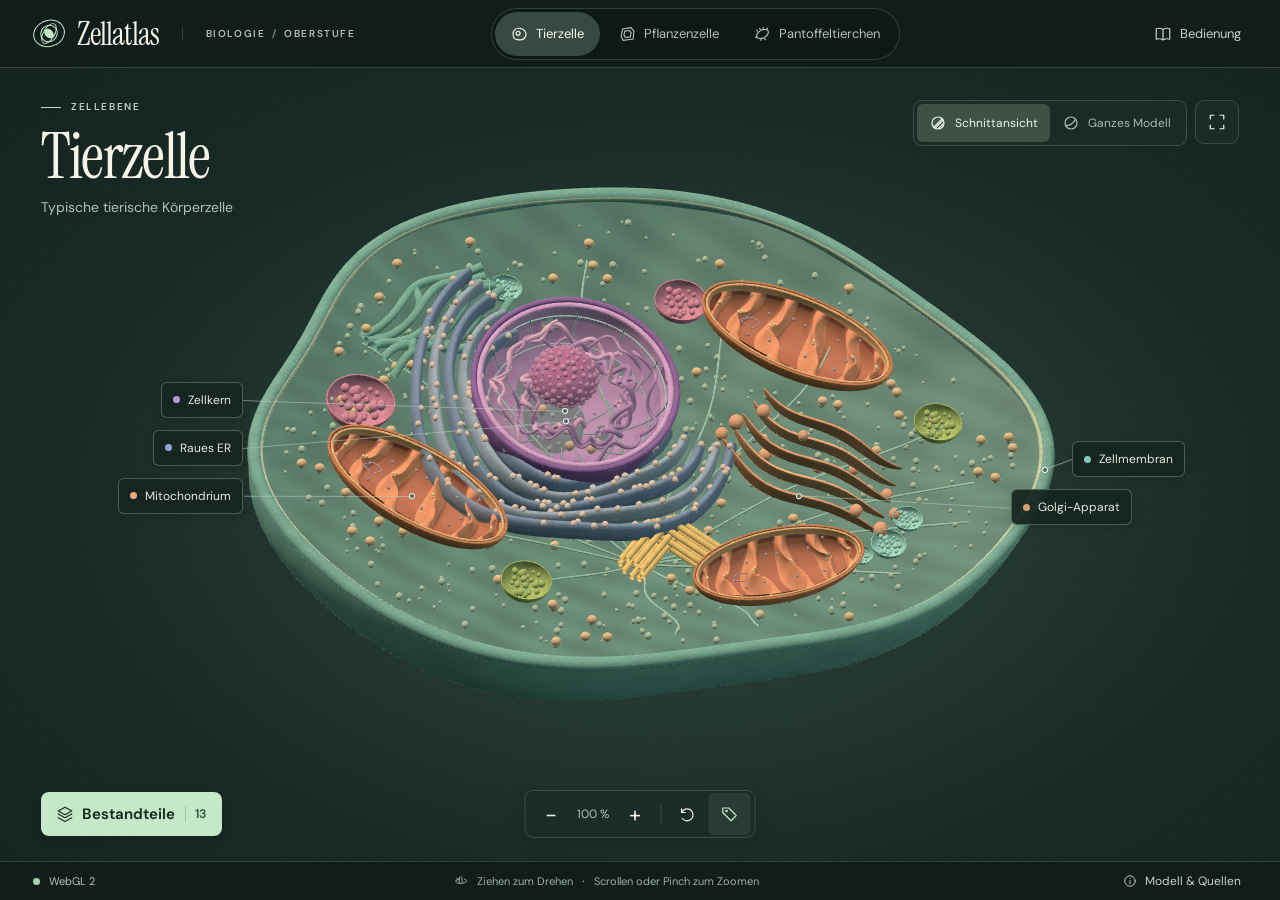
<file: index.html>
<!doctype html>
<html lang="de">
<head>
<meta charset="utf-8"><meta name="viewport" content="width=device-width,initial-scale=1,viewport-fit=cover">
<meta name="theme-color" content="#142321"><link rel="icon" href="data:,"><title>Zellatlas · Interaktives Zellmodell</title>
<link rel="stylesheet" href="style.css">
</head>
<body>
<header>
  <div class="brand"><span class="logo" aria-hidden="true"><i></i></span>Zellatlas</div>
  <span class="subject">Biologie <b> / </b> Oberstufe</span>
  <nav class="species" aria-label="Zelltyp wählen">
    <button data-cell="animal" aria-pressed="true"><i data-icon="animal"></i>Tierzelle</button>
    <button data-cell="plant" aria-pressed="false"><i data-icon="plant"></i>Pflanzenzelle</button>
    <button data-cell="ciliate" aria-pressed="false"><i data-icon="ciliate"></i>Pantoffeltierchen</button>
  </nav>
  <button class="quiet handbook" id="help"><i data-icon="book"></i><span>Bedienung</span></button>
</header>
<main>
  <section id="stage" aria-label="Modellansicht">
    <canvas tabindex="0" id="scene" aria-label="3D-Modell. Pfeiltasten drehen, Plus und Minus zoomen. Strukturen sind auch in der Liste auswählbar."></canvas>
    <div id="fallback" hidden></div>
    <div class="intro">
      <nav id="crumbs" aria-label="Betrachtungsebene"></nav>
      <h1 id="title">Tierzelle</h1><p id="subtitle">Typische tierische Körperzelle</p>
    </div>
    <div class="view-controls">
      <div class="segment" aria-label="Darstellung"><button id="cut" aria-pressed="true"><i data-icon="section"></i>Schnittansicht</button><button id="whole" aria-pressed="false"><i data-icon="whole"></i>Ganzes Modell</button></div>
      <button class="square" id="full" aria-label="Vollbild" title="Vollbild"><i data-icon="full"></i></button>
    </div>
    <div id="labels"></div>
    <div class="bottom">
      <button id="catalog" class="primary"><i data-icon="layers"></i><span>Bestandteile</span><small id="count"></small></button>
      <div class="tools">
        <button id="minus" aria-label="Verkleinern" title="Verkleinern">−</button><output id="magnification">100 %</output><button id="plus" aria-label="Vergrößern" title="Vergrößern">+</button>
        <span class="rule"></span><button class="tool-icon" id="reset" aria-label="Ansicht zurücksetzen" title="Ansicht zurücksetzen"><i data-icon="reset"></i></button><button class="tool-icon" id="names" aria-label="Beschriftungen" aria-pressed="true" title="Beschriftungen"><i data-icon="tag"></i></button>
      </div>
    </div>
  </section>
  <aside id="drawer" hidden aria-label="Modellinformationen">
    <div class="drawer-top"><span id="sectionName"></span><button class="square" id="close" aria-label="Schließen"><i data-icon="close"></i></button></div>
    <div id="content"></div>
  </aside>
</main>
<footer><span class="engine"><b></b><span id="status">3D-Modell</span></span><span class="gesture"><i data-icon="rotate"></i> Ziehen zum Drehen <b>·</b> Scrollen oder Pinch zum Zoomen</span><button id="sources"><i data-icon="info"></i> Modell &amp; Quellen</button></footer>
<script src="vendor/three.min.js"></script><script src="biology.js"></script><script src="models.js"></script><script src="fallback.js"></script><script src="view.js"></script><script src="app.js"></script>
</body></html>
</file>
<file: style.css>
@font-face {
  font-family: DM Sans;
  src: url(vendor/dmsans.woff2);
}
@font-face {
  font-family: Instrument Serif;
  src: url(vendor/instrument.woff2);
}
:root {
  color-scheme: dark;
  --bg: #142321;
  --ink: #f5f4e9;
  --muted: #b1c1ba;
  --mint: #c4e8c8;
  --line: #ffffff28;
  --panel: #202f2c;
  font:
    15px 'DM Sans',
    Arial,
    sans-serif;
  color: var(--ink);
  background: #101d1b;
}
* {
  box-sizing: border-box;
}
body {
  margin: 0;
  display: flex;
  height: 100vh;
  height: 100dvh;
  flex-direction: column;
}
button,
summary,
input {
  font: inherit;
}
button {
  color: inherit;
  border: 0;
  background: none;
  cursor: pointer;
  touch-action: manipulation;
}
button:focus-visible,
summary:focus-visible,
a:focus-visible,
canvas:focus-visible {
  outline: 2px solid #e3c784;
  outline-offset: -2px;
}
button:hover {
  background: #ffffff13;
}
button:disabled {
  opacity: 0.5;
  cursor: default;
}
button i,
footer i {
  display: inline-flex;
  align-items: center;
}
svg.icon {
  width: 18px;
  height: 18px;
  stroke: currentColor;
  stroke-width: 1.6;
  fill: none;
  stroke-linecap: round;
  stroke-linejoin: round;
}
[hidden] {
  display: none !important;
}
header {
  min-height: 68px;
  display: flex;
  align-items: center;
  padding: 0 2.6%;
  gap: 23px;
  border-bottom: 1px solid var(--line);
  z-index: 2;
}
.brand {
  display: flex;
  align-items: center;
  gap: 12px;
  font:
    32px/1 'Instrument Serif',
    Georgia,
    serif;
  letter-spacing: -0.03em;
}
.logo {
  width: 32px;
  height: 27px;
  border: 1.4px solid var(--mint);
  border-radius: 48% 52% 47% 54%;
  transform: rotate(-27deg);
  position: relative;
}
.logo:before,
.logo:after,
.logo i {
  content: '';
  position: absolute;
  inset: 4px 6px;
  border: 1px solid var(--mint);
  border-radius: 50%;
  transform: rotate(-16deg);
}
.logo:after {
  inset: 7px 11px;
  background: var(--mint);
}
.logo i {
  inset: 1px 9px;
  transform: rotate(58deg);
}
.subject,
.drawer-top > span,
#crumbs {
  font:
    600 10px/1.4 'DM Sans',
    sans-serif;
  text-transform: uppercase;
  letter-spacing: 0.16em;
}
.subject {
  border-left: 1px solid var(--line);
  padding-left: 23px;
  color: var(--muted);
}
.subject b {
  margin: 0 3px;
  color: #75877f;
}
.species {
  display: flex;
  align-items: center;
  margin: auto;
  gap: 3px;
  background: #0d1917;
  border: 1px solid var(--line);
  border-radius: 30px;
  padding: 3px;
}
.species button,
.segment button,
.quiet,
.square,
.primary,
#sources,
.go,
.rowname,
.eyebtn,
.all,
.linkbtn {
  display: inline-flex;
  align-items: center;
  justify-content: center;
  gap: 8px;
  min-height: 44px;
}
.species button {
  padding: 0 16px;
  border-radius: 23px;
  font-size: 13px;
  color: var(--muted);
}
.species button[aria-pressed='true'] {
  background: #374942;
  color: #f4f6e9;
}
.species i svg {
  width: 17px;
}
.quiet,
#sources {
  font-size: 13px;
  color: #c6d1c9;
}
.handbook {
  margin-left: auto;
}
main {
  position: relative;
  flex: 1;
  min-height: 0;
  display: flex;
}
#stage {
  position: relative;
  flex: 1;
  min-width: 0;
  overflow: hidden;
  isolation: isolate;
  background: radial-gradient(ellipse at 52% 54%, #314740 0, #263a34 29%, #192a26 64%, #14231f 100%);
}
#stage:before {
  content: '';
  position: absolute;
  inset: 0;
  pointer-events: none;
  background-image: radial-gradient(#b8d2bf27 0.7px, transparent 0.85px);
  background-size: 19px 19px;
  mask-image: linear-gradient(to right, #000, transparent 45%, #000);
}
#scene {
  display: block;
  width: 100%;
  height: 100%;
  position: absolute;
  inset: 0;
  cursor: grab;
  touch-action: none;
}
#scene:active {
  cursor: grabbing;
}
.intro,
.view-controls,
.bottom,
#labels {
  position: absolute;
  z-index: 1;
}
.intro {
  top: clamp(22px, 3.6vh, 44px);
  left: 3.2%;
  pointer-events: none;
}
#crumbs {
  display: flex;
  gap: 10px;
  align-items: center;
  color: #bdd4bf;
}
#crumbs:before {
  content: '';
  width: 20px;
  height: 1px;
  background: #bed5c1;
}
#crumbs button {
  font: inherit;
  text-transform: inherit;
  letter-spacing: inherit;
  min-height: 34px;
  pointer-events: auto;
  text-decoration: underline;
  text-underline-offset: 4px;
  padding: 0;
}
h1,
h2,
h3,
p {
  margin: 0;
}
.intro h1 {
  font:
    normal clamp(43px, 5vw, 80px) / 1.06 'Instrument Serif',
    Georgia,
    serif;
  letter-spacing: -0.027em;
  margin: 9px 0 7px;
}
.intro p {
  font-size: 14px;
  color: var(--muted);
}
.view-controls {
  right: 3.2%;
  top: 3.6vh;
  display: flex;
  gap: 8px;
}
.segment,
.square,
.tools {
  background: #1b2c27ed;
  border: 1px solid var(--line);
  border-radius: 9px;
}
.segment {
  display: flex;
  align-items: center;
  padding: 3px;
}
.segment button {
  border-radius: 6px;
  padding: 0 12px;
  font-size: 12px;
  color: #adbbb2;
  min-height: 38px;
}
.segment button[aria-pressed='true'] {
  background: #3e5146;
  color: #edf5e9;
}
.square {
  min-width: 44px;
  height: 44px;
}
.bottom {
  bottom: 25px;
  left: 3.2%;
  right: 3.2%;
  display: flex;
  align-items: center;
  pointer-events: none;
}
.bottom > * {
  pointer-events: auto;
}
.primary {
  background: var(--mint);
  color: #172c21;
  border-radius: 8px;
  padding: 0 15px;
  font-weight: 650;
  box-shadow: 0 3px 12px #0002;
}
.primary:hover,
.go:hover {
  background: #d7f0d8;
}
.primary small {
  border-left: 1px solid #345a463d;
  padding-left: 9px;
  margin-left: 2px;
  color: #3a5843;
}
.tools {
  position: absolute;
  left: 50%;
  transform: translateX(-50%);
  display: flex;
  align-items: center;
  padding: 2px 4px;
  box-shadow: 0 5px 20px #0002;
}
.tools button {
  min-width: 42px;
  height: 42px;
  border-radius: 5px;
  font-size: 22px;
  display: grid;
  place-items: center;
}
.tools output {
  color: var(--muted);
  font-size: 12px;
  min-width: 42px;
  text-align: center;
  font-variant-numeric: tabular-nums;
}
.rule {
  height: 19px;
  width: 1px;
  background: var(--line);
  margin: 0 5px;
}
.tools [aria-pressed='true'] {
  color: var(--mint);
  background: #b2d3af18;
}
#labels {
  inset: 0;
  pointer-events: none;
  overflow: hidden;
}
.label {
  position: absolute;
  display: flex;
  align-items: center;
  gap: 8px;
  min-height: 36px;
  padding: 0 11px;
  background: #162520ed;
  border: 1px solid #a5bdaf60;
  border-radius: 6px;
  color: #e3eae0;
  font-size: 12px;
  pointer-events: auto;
  white-space: nowrap;
  box-shadow: 0 2px 9px #0002;
}
.label:hover,
.label.selected {
  background: #385144;
  border-color: var(--mint);
}
.swatch {
  display: inline-block;
  width: 7px;
  height: 7px;
  flex-shrink: 0;
  border-radius: 50%;
}
.leader {
  position: absolute;
  height: 1px;
  background: #b9cbc090;
  transform-origin: 0 50%;
}
.leader:before {
  content: '';
  position: absolute;
  border: 1px solid #edf4e8;
  background: #50645a;
  width: 4px;
  height: 4px;
  border-radius: 50%;
  top: -2px;
}
#drawer {
  width: clamp(295px, 26vw, 400px);
  background: var(--panel);
  border-left: 1px solid var(--line);
  padding: 19px 24px 28px;
  overflow: auto;
  z-index: 3;
}
.drawer-top {
  display: flex;
  align-items: center;
  justify-content: space-between;
  color: var(--mint);
}
.drawer-top .square {
  border: 0;
}
.drawer-top > span {
  letter-spacing: 0.14em;
}
#content h2 {
  font:
    normal 38px/1.08 'Instrument Serif',
    Georgia,
    serif;
  margin: 11px 0 18px;
}
#content p,
#content li {
  font-size: 14px;
  color: #d3dfd6;
  line-height: 1.58;
}
#content details {
  border-top: 1px solid var(--line);
  padding: 0 0 7px;
  margin-top: 8px;
}
#content summary {
  cursor: pointer;
  font-size: 14px;
  font-weight: 600;
  padding: 13px 0;
}
#content details p {
  padding-bottom: 8px;
}
.rows {
  margin: 16px 0 12px;
}
.row {
  display: flex;
  align-items: center;
  border-bottom: 1px solid var(--line);
}
.rowname {
  flex: 1;
  justify-content: flex-start;
  text-align: left;
  font-size: 14px;
}
.eyebtn {
  width: 44px;
  color: var(--muted);
}
.eyebtn[aria-pressed='false'] {
  color: #919d96;
}
.row.selected {
  background: #abc7a917;
}
.all,
.linkbtn {
  color: var(--mint);
  font-size: 13px;
}
.go {
  background: var(--mint);
  color: #172c21;
  border-radius: 7px;
  width: 100%;
  font-weight: 600;
  margin: 16px 0 4px;
}
.linkbtn {
  margin-top: 8px;
  text-decoration: underline;
  text-underline-offset: 4px;
}
#content a {
  color: var(--mint);
}
.check {
  display: flex;
  align-items: center;
  gap: 10px;
  margin: 18px 0;
  font-size: 14px;
}
.check input {
  accent-color: var(--mint);
  width: 19px;
  height: 19px;
}
.engine {
  display: flex;
  align-items: center;
  gap: 9px;
}
.engine b {
  width: 7px;
  height: 7px;
  border-radius: 50%;
  background: #a5d3ab;
}
.gesture {
  display: flex;
  gap: 9px;
  align-items: center;
  color: #9eafa5;
}
.gesture b {
  color: #8a9e91;
}
footer {
  min-height: 39px;
  border-top: 1px solid var(--line);
  display: flex;
  align-items: center;
  justify-content: space-between;
  padding: 0 2.6%;
  color: #b7c8bd;
  font-size: 11px;
}
footer .icon {
  width: 14px;
  height: 14px;
}
#sources {
  min-height: 36px;
  font-size: 12px;
}
#fallback {
  position: absolute;
  inset: 24% 15%;
  display: grid;
  place-items: center;
  text-align: center;
  color: var(--muted);
}
.section-open .view-controls {
  top: auto;
  bottom: 84px;
}
.section-open .intro h1 {
  font-size: clamp(40px, 4vw, 60px);
}
@media (max-width: 1050px) {
  .subject {
    display: none;
  }
  .species {
    margin: auto;
  }
  .handbook {
    margin: 0;
  }
  header {
    gap: 12px;
  }
  .section-open .tools {
    position: static;
    transform: none;
    margin-left: auto;
  }
  .label {
    font-size: 11px;
  }
}
@media (max-width: 760px) {
  header {
    flex-wrap: wrap;
    min-height: 0;
    padding: 8px 14px;
    gap: 6px;
  }
  .brand {
    font-size: 27px;
  }
  .logo {
    transform: rotate(-27deg) scale(0.86);
  }
  .species {
    order: 3;
    width: 100%;
    justify-content: center;
  }
  .species button {
    flex: 1;
    min-height: 39px;
    padding: 0 6px;
  }
  .handbook {
    margin-left: auto;
  }
  .intro {
    top: 18px;
    left: 5%;
  }
  .intro h1 {
    font-size: 46px;
  }
  .intro p {
    font-size: 12px;
  }
  .view-controls,
  .section-open .view-controls {
    top: auto;
    bottom: 74px;
    right: 4%;
  }
  .view-controls .segment button {
    min-height: 38px;
  }
  .bottom {
    left: 4%;
    right: 4%;
    bottom: 16px;
  }
  .tools,
  .section-open .tools {
    position: static;
    transform: none;
    margin-left: auto;
  }
  .tools button {
    min-width: 34px;
  }
  .primary {
    padding: 0 10px;
    font-size: 13px;
  }
  .tools output {
    min-width: 33px;
  }
  .gesture {
    display: none;
  }
  footer {
    padding: 0 4%;
  }
  #drawer {
    position: absolute;
    right: 0;
    top: 0;
    bottom: 0;
    width: min(88%, 350px);
    box-shadow: -10px 0 40px #0005;
  }
  .section-open .intro {
    opacity: 0.5;
  }
  .label {
    padding: 0 6px;
    gap: 4px;
  }
  .section-open #labels {
    display: none;
  }
}
@media (max-height: 590px) and (orientation: landscape) {
  header {
    min-height: 46px;
  }
  .intro h1 {
    font-size: 34px;
  }
  .intro {
    top: 10px;
  }
  .bottom {
    bottom: 8px;
  }
  .gesture {
    display: none;
  }
  .view-controls {
    top: 8px;
  }
  .species button {
    min-height: 32px;
  }
  footer {
    min-height: 27px;
  }
  #sources {
    min-height: 26px;
  }
}
@media (pointer: coarse) {
  .species button,
  .segment button,
  .tools button,
  .label,
  .eyebtn,
  #sources {
    min-height: 44px;
  }
  .tools button {
    min-width: 44px;
  }
}
@media (max-width: 415px) {
  .bottom .primary small {
    display: none;
  }
  .tools .rule {
    margin: 0 2px;
  }
  .tools button {
    min-width: 35px;
  }
  .species i {
    display: none;
  }
}
#fallback svg {
  width: 100%;
  max-height: 100%;
  overflow: visible;
}
#fallback .lbl,
#fallback .watermark {
  display: none;
}
#fallback [data-part] {
  cursor: pointer;
}

@media (orientation: portrait) and (min-width: 761px) and (max-width: 1050px) {
  .section-open main {
    flex-direction: column;
  }
  .section-open #drawer {
    width: 100%;
    height: 32%;
    border-left: 0;
    border-top: 1px solid var(--line);
    padding: 12px 26px 18px;
  }
  .section-open #drawer .drawer-top {
    float: right;
    gap: 12px;
  }
  .section-open #content h2 {
    margin-top: 6px;
  }
  .section-open .view-controls {
    top: 18px;
    bottom: auto;
  }
}
</file>
